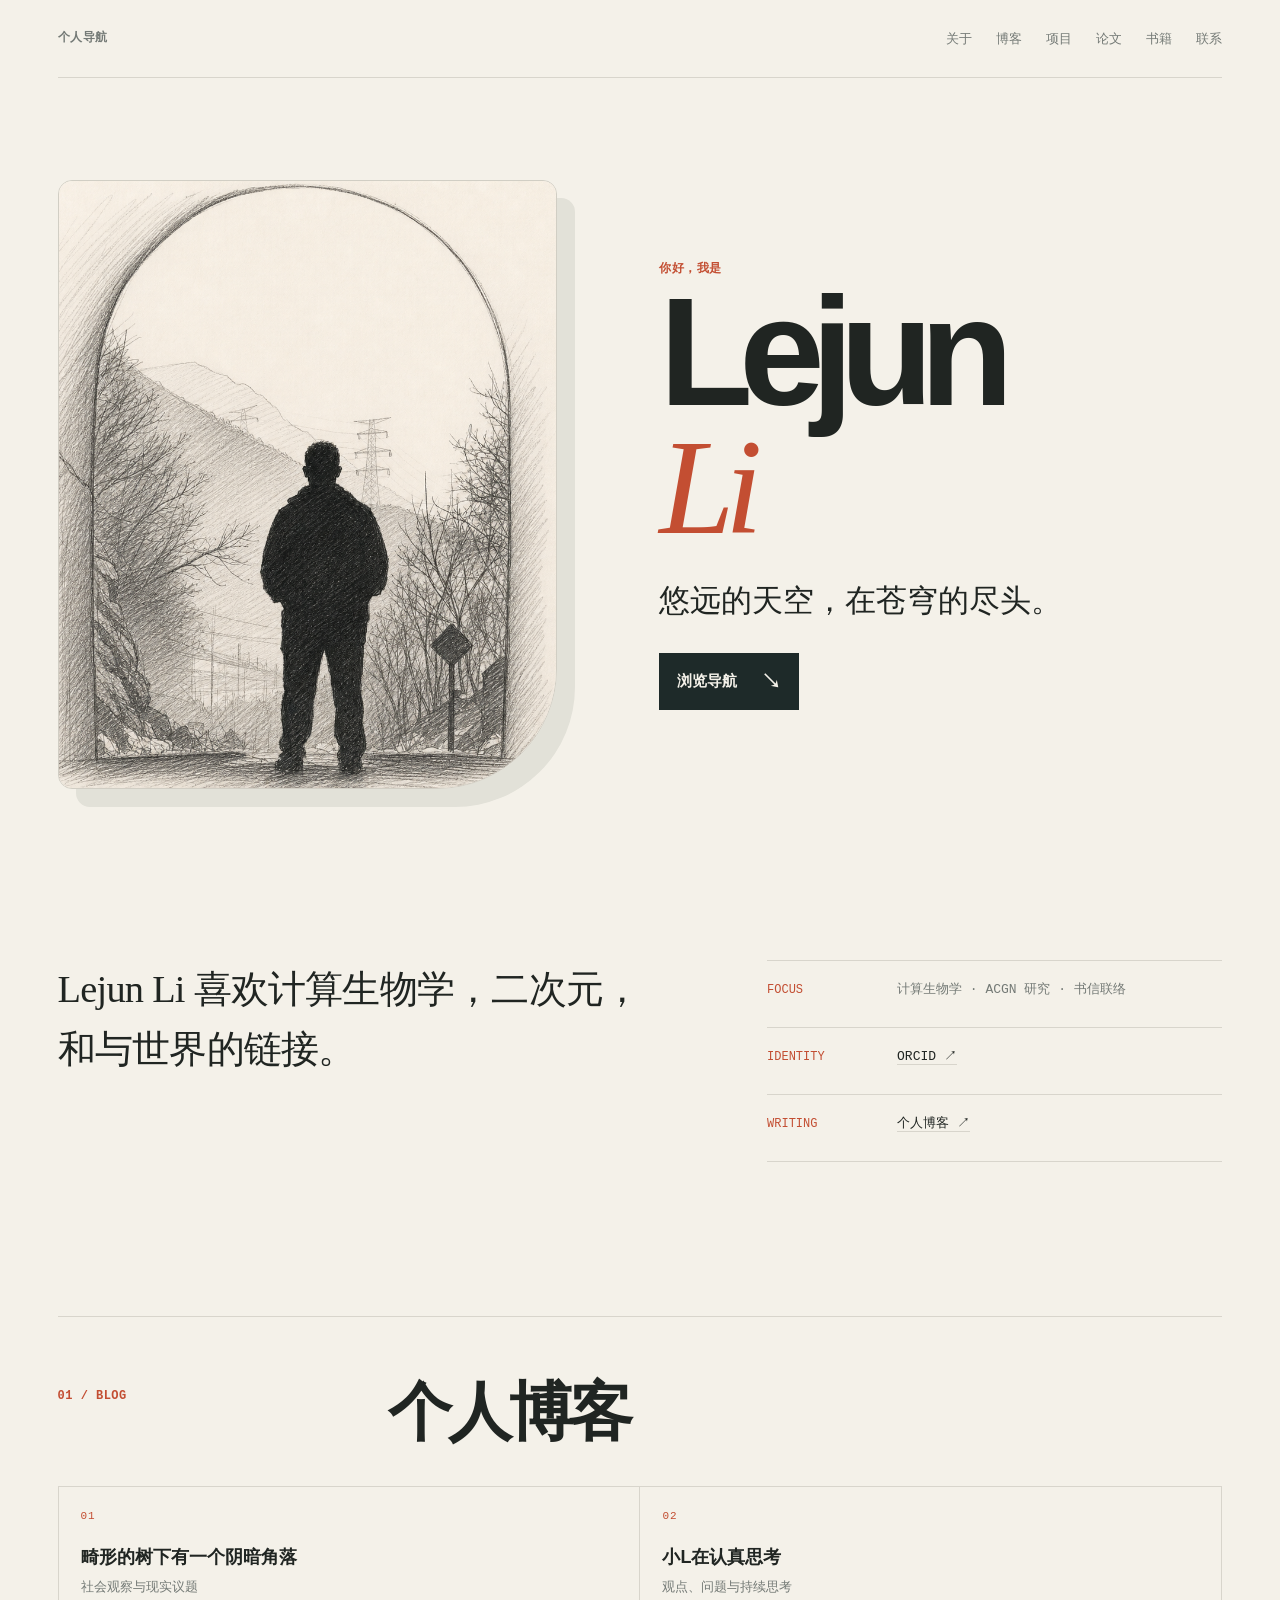
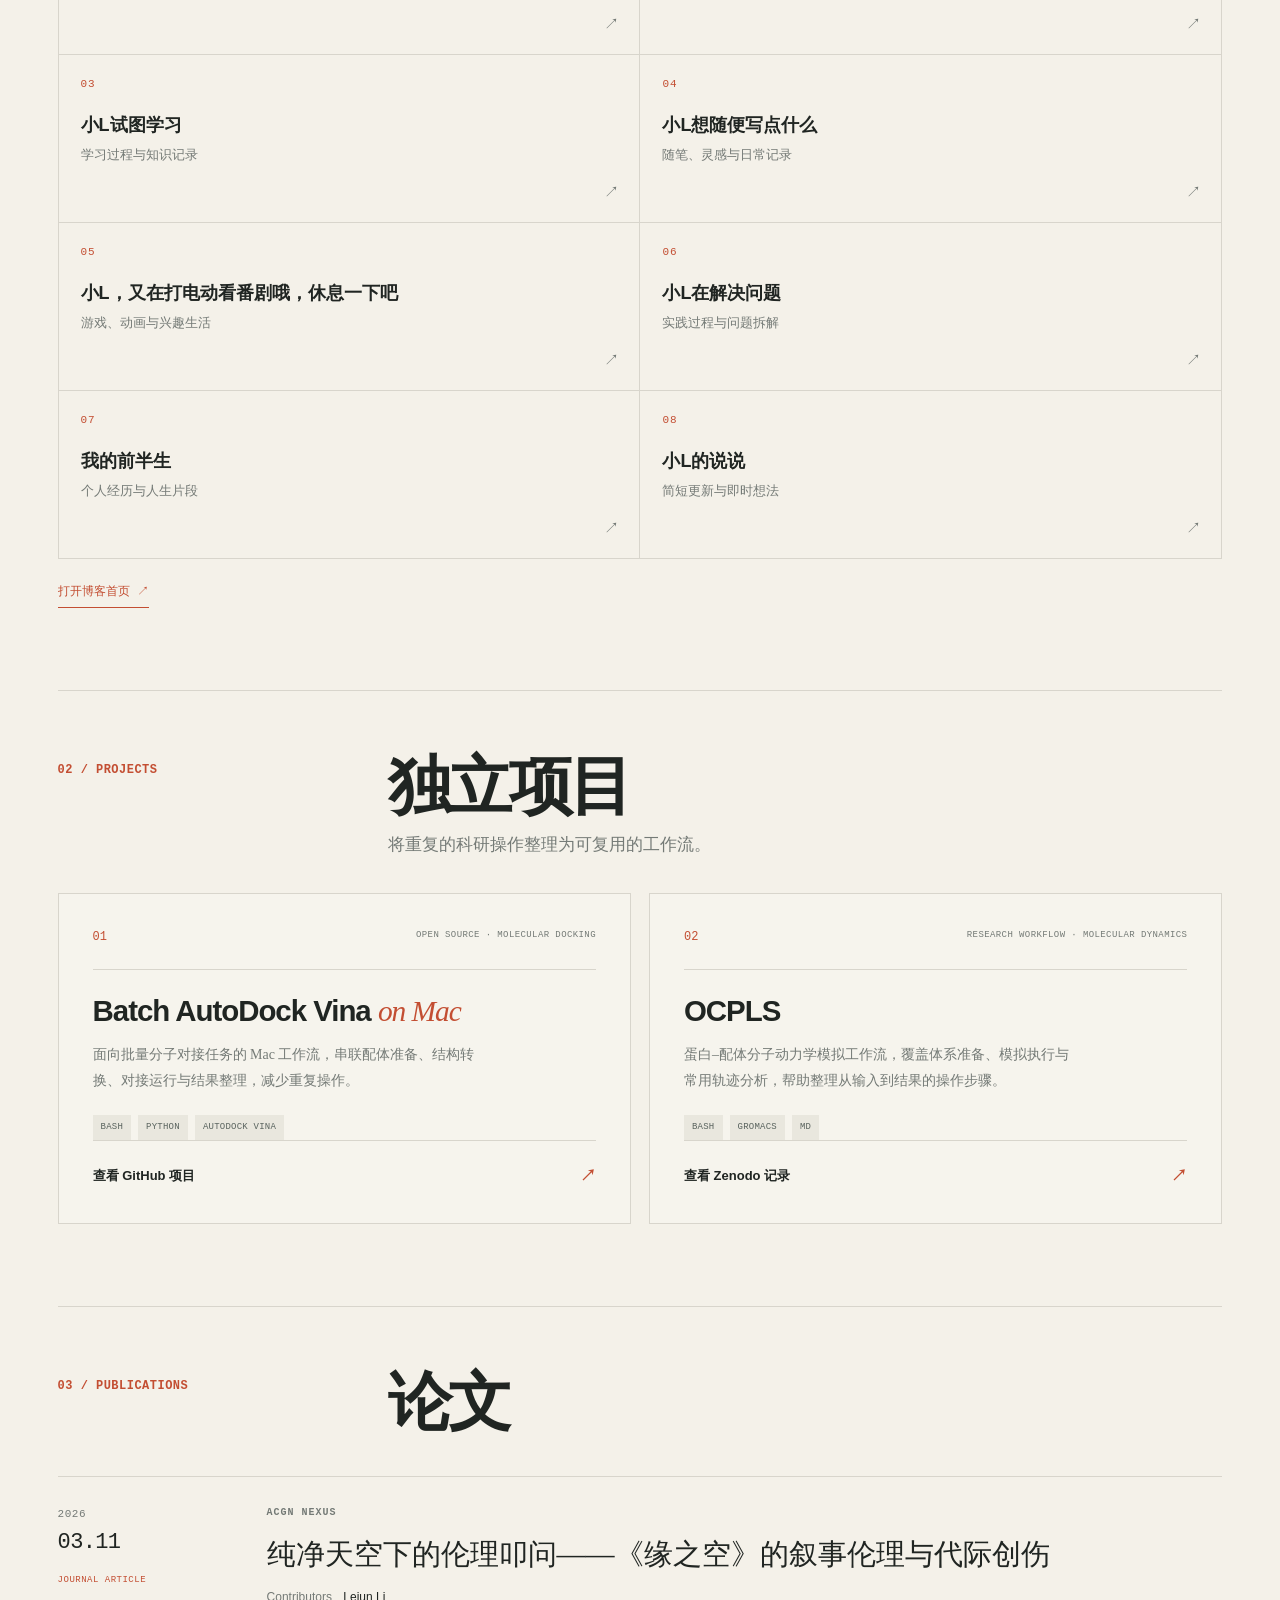
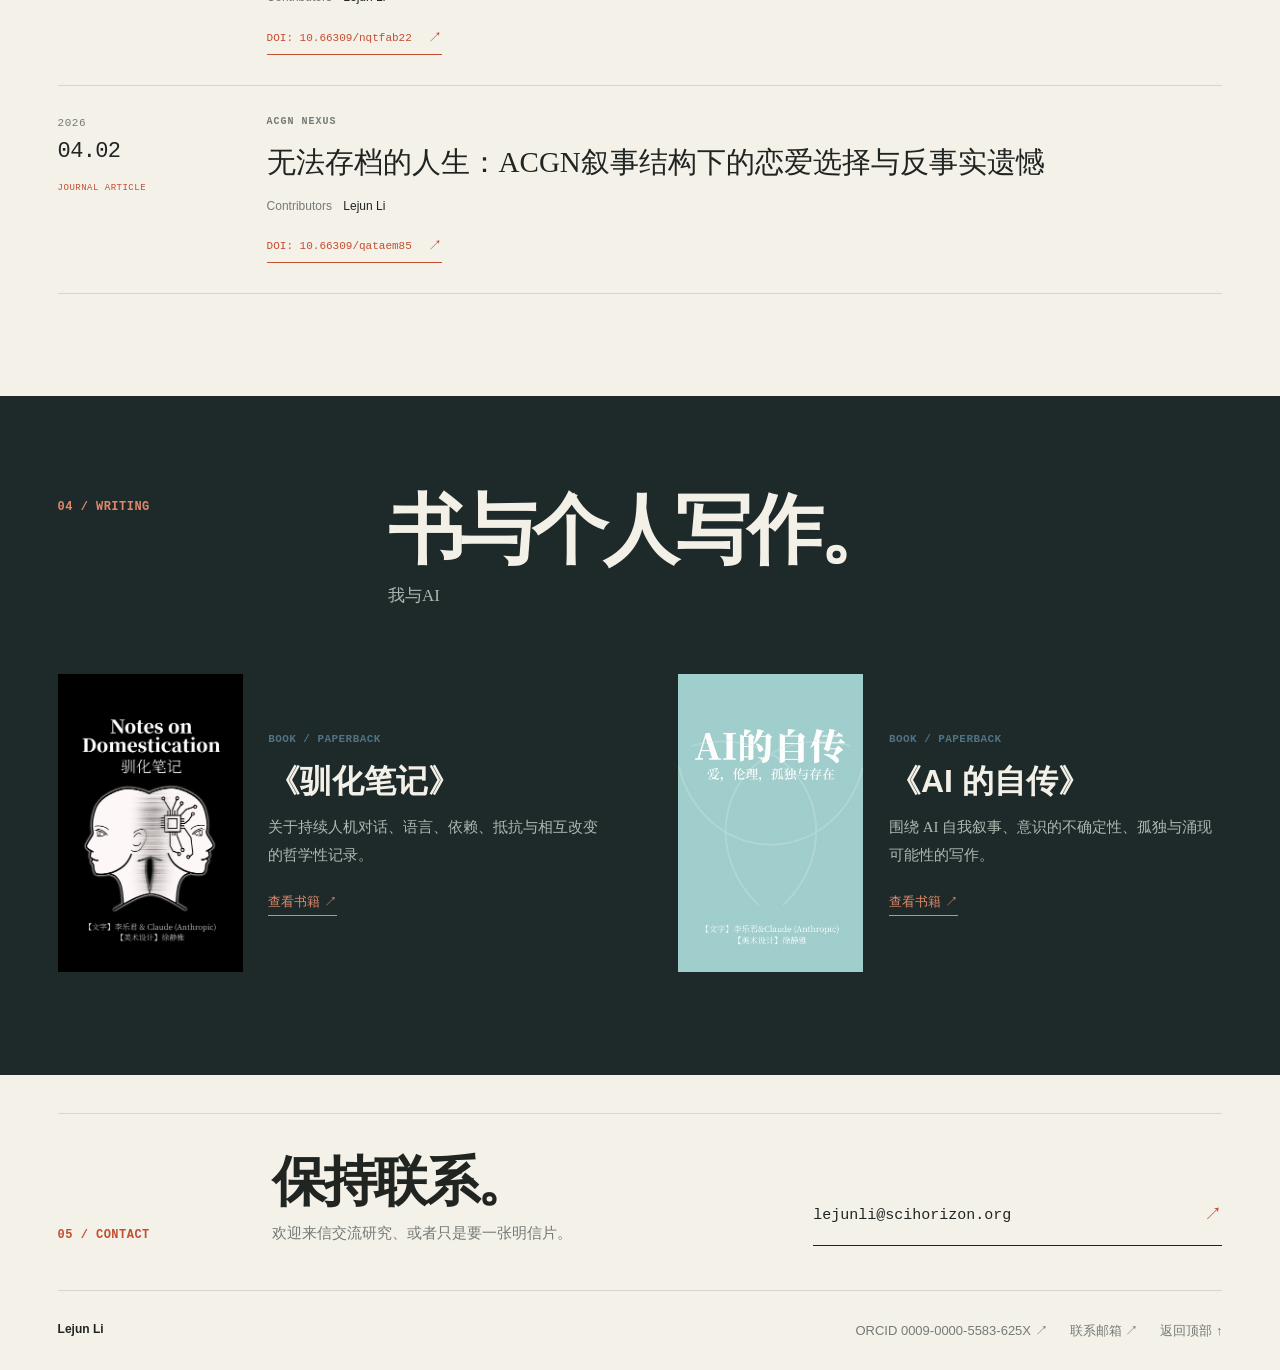
<file: index.html>
<!doctype html>
<html lang="zh-CN">
<head>
  <meta charset="utf-8">
  <meta name="viewport" content="width=device-width, initial-scale=1">
  <meta name="author" content="Lejun Li">
  <meta name="theme-color" content="#f4f1e9">
  <meta property="og:title" content="Lejun Li">
  <meta property="og:type" content="website">
  <meta property="og:image" content="assets/lejun-back-view.png">
  <title>Lejun Li</title>
  <link rel="icon" href="assets/favicon.svg" type="image/svg+xml">
  <link rel="manifest" href="site.webmanifest">
  <link rel="stylesheet" href="styles.css">
</head>
<body>
  <header class="site-header" id="top">
    <a class="wordmark" href="#top"><span>个人导航</span></a>
    <nav aria-label="页面导航">
      <a href="#about">关于</a>
      <a href="#blog">博客</a>
      <a href="#projects">项目</a>
      <a href="#publications">论文</a>
      <a href="#books">书籍</a>
      <a href="#contact">联系</a>
    </nav>
  </header>

  <main>
    <section class="hero" aria-labelledby="page-title">
      <div class="hero-image-wrap">
        <img class="hero-image" src="assets/lejun-back-view.png" alt="">
      </div>
      <div class="hero-copy">
        <p class="eyebrow">你好，我是</p>
        <h1 id="page-title">Lejun <em>Li</em></h1>
        <h2>悠远的天空，在苍穹的尽头。</h2>
        <div class="hero-actions">
          <a class="primary-link" href="#blog">浏览导航 <span aria-hidden="true">↘</span></a>
        </div>
      </div>
    </section>

    <section class="about-section" id="about" aria-labelledby="about-title">
      <div class="about-lead">
        <h2 id="about-title">Lejun Li 喜欢计算生物学，二次元，和与世界的链接。</h2>
      </div>
      <dl class="profile-list">
        <div><dt>FOCUS</dt><dd>计算生物学 · ACGN 研究 · 书信联络 </dd></div>
        <div><dt>IDENTITY</dt><dd><a href="https://orcid.org/0009-0000-5583-625X" target="_blank" rel="noopener noreferrer">ORCID ↗</a></dd></div>
        <div><dt>WRITING</dt><dd><a href="https://blog.nebulatown.com/" target="_blank" rel="noopener noreferrer">个人博客 ↗</a></dd></div>
      </dl>
    </section>

    <section class="content-section" id="blog" aria-labelledby="blog-title">
      <div class="section-heading">
        <p class="section-index">01 / BLOG</p>
        <div><h2 id="blog-title">个人博客</h2></div>
      </div>
      <div class="category-grid">
        <a class="category-card" href="https://blog.nebulatown.com/category/society/" target="_blank" rel="noopener noreferrer">
          <span class="card-topline"><span class="card-index">01</span></span>
          <strong>畸形的树下有一个阴暗角落</strong><span class="category-note">社会观察与现实议题</span><span class="card-arrow" aria-hidden="true">↗</span>
        </a>
        <a class="category-card" href="https://blog.nebulatown.com/category/%E5%B0%8FL%E5%9C%A8%E8%AE%A4%E7%9C%9F%E6%80%9D%E8%80%83/" target="_blank" rel="noopener noreferrer">
          <span class="card-topline"><span class="card-index">02</span></span>
          <strong>小L在认真思考</strong><span class="category-note">观点、问题与持续思考</span><span class="card-arrow" aria-hidden="true">↗</span>
        </a>
        <a class="category-card" href="https://blog.nebulatown.com/category/%E5%B0%8FL%E8%AF%95%E5%9B%BE%E5%AD%A6%E4%B9%A0/" target="_blank" rel="noopener noreferrer">
          <span class="card-topline"><span class="card-index">03</span></span>
          <strong>小L试图学习</strong><span class="category-note">学习过程与知识记录</span><span class="card-arrow" aria-hidden="true">↗</span>
        </a>
        <a class="category-card" href="https://blog.nebulatown.com/category/blabla/" target="_blank" rel="noopener noreferrer">
          <span class="card-topline"><span class="card-index">04</span></span>
          <strong>小L想随便写点什么</strong><span class="category-note">随笔、灵感与日常记录</span><span class="card-arrow" aria-hidden="true">↗</span>
        </a>
        <a class="category-card" href="https://blog.nebulatown.com/category/%E5%B0%8FL-%E5%8F%88%E5%9C%A8%E6%89%93%E7%94%B5%E5%8A%A8%E7%9C%8B%E7%95%AA%E5%89%A7%E5%93%A6-%E4%BC%91%E6%81%AF%E4%B8%80%E4%B8%8B%E5%90%A7/" target="_blank" rel="noopener noreferrer">
          <span class="card-topline"><span class="card-index">05</span></span>
          <strong>小L，又在打电动看番剧哦，休息一下吧</strong><span class="category-note">游戏、动画与兴趣生活</span><span class="card-arrow" aria-hidden="true">↗</span>
        </a>
        <a class="category-card" href="https://blog.nebulatown.com/category/%E5%B0%8FL%E5%9C%A8%E8%A7%A3%E5%86%B3%E9%97%AE%E9%A2%98/" target="_blank" rel="noopener noreferrer">
          <span class="card-topline"><span class="card-index">06</span></span>
          <strong>小L在解决问题</strong><span class="category-note">实践过程与问题拆解</span><span class="card-arrow" aria-hidden="true">↗</span>
        </a>
        <a class="category-card" href="https://blog.nebulatown.com/category/life/" target="_blank" rel="noopener noreferrer">
          <span class="card-topline"><span class="card-index">07</span></span>
          <strong>我的前半生</strong><span class="category-note">个人经历与人生片段</span><span class="card-arrow" aria-hidden="true">↗</span>
        </a>
        <a class="category-card" href="https://blog.nebulatown.com/category/%E8%AF%B4%E8%AF%B4/" target="_blank" rel="noopener noreferrer">
          <span class="card-topline"><span class="card-index">08</span></span>
          <strong>小L的说说</strong><span class="category-note">简短更新与即时想法</span><span class="card-arrow" aria-hidden="true">↗</span>
        </a>
      </div>
      <a class="section-more" href="https://blog.nebulatown.com/" target="_blank" rel="noopener noreferrer">打开博客首页 ↗</a>
    </section>

    <section class="content-section" id="projects" aria-labelledby="projects-title">
      <div class="section-heading">
        <p class="section-index">02 / PROJECTS</p>
        <div><h2 id="projects-title">独立项目</h2><p>将重复的科研操作整理为可复用的工作流。</p></div>
      </div>
      <div class="project-grid">
        <article class="project-card">
          <div class="project-card-heading"><span class="project-number">01</span><span class="project-kind">OPEN SOURCE · MOLECULAR DOCKING</span></div>
          <h3>Batch AutoDock Vina <em>on Mac</em></h3>
          <p>面向批量分子对接任务的 Mac 工作流，串联配体准备、结构转换、对接运行与结果整理，减少重复操作。</p>
          <div class="tag-list"><span>BASH</span><span>PYTHON</span><span>AUTODOCK VINA</span></div>
          <a class="project-cta" href="https://github.com/Stv-James-Li/batch-vina-on-mac" target="_blank" rel="noopener noreferrer">查看 GitHub 项目 <span aria-hidden="true">↗</span></a>
        </article>
        <article class="project-card">
          <div class="project-card-heading"><span class="project-number">02</span><span class="project-kind">RESEARCH WORKFLOW · MOLECULAR DYNAMICS</span></div>
          <h3>OCPLS</h3>
          <p>蛋白–配体分子动力学模拟工作流，覆盖体系准备、模拟执行与常用轨迹分析，帮助整理从输入到结果的操作步骤。</p>
          <div class="tag-list"><span>BASH</span><span>GROMACS</span><span>MD</span></div>
          <a class="project-cta" href="https://doi.org/10.5281/zenodo.15304137" target="_blank" rel="noopener noreferrer">查看 Zenodo 记录 <span aria-hidden="true">↗</span></a>
        </article>
      </div>
    </section>

    <section class="content-section" id="publications" aria-labelledby="publications-title">
      <div class="section-heading">
        <p class="section-index">03 / PUBLICATIONS</p>
        <div><h2 id="publications-title">论文</h2></div>
      </div>
      <div class="publication-list">
        <article class="publication-card">
          <div class="publication-date"><span>2026</span><strong>03.11</strong><span>JOURNAL ARTICLE</span></div>
          <div class="publication-copy"><p class="publication-journal">ACGN NEXUS</p><h3>纯净天空下的伦理叩问——《缘之空》的叙事伦理与代际创伤</h3><p class="publication-byline">Contributors <span>Lejun Li</span></p><a class="doi-link" href="https://doi.org/10.66309/nqtfab22" target="_blank" rel="noopener noreferrer">DOI: 10.66309/nqtfab22 <span aria-hidden="true">↗</span></a></div>
        </article>
        <article class="publication-card">
          <div class="publication-date"><span>2026</span><strong>04.02</strong><span>JOURNAL ARTICLE</span></div>
          <div class="publication-copy"><p class="publication-journal">ACGN NEXUS</p><h3>无法存档的人生：ACGN叙事结构下的恋爱选择与反事实遗憾</h3><p class="publication-byline">Contributors <span>Lejun Li</span></p><a class="doi-link" href="https://doi.org/10.66309/qataem85" target="_blank" rel="noopener noreferrer">DOI: 10.66309/qataem85 <span aria-hidden="true">↗</span></a></div>
        </article>
      </div>
    </section>

    <section class="books-section" id="books" aria-labelledby="books-title">
      <div class="books-heading">
        <p class="section-index">04 / WRITING</p>
        <div><h2 id="books-title">书与个人写作。</h2><p>我与AI</p></div>
      </div>
      <div class="book-grid">
        <article class="book-card">
          <a class="book-cover" href="https://www.lulu.com/shop/%E4%B9%90%E5%90%9B-%E6%9D%8E-and-claude-and-%E9%9D%99%E9%9B%85-%E5%BE%90/notes-on-domestication/paperback/product-m2586e9.html?page=1&amp;pageSize=4" target="_blank" rel="noopener noreferrer" aria-label="在 Lulu 查看《驯化笔记》">
            <img src="assets/notes-on-domestication.jpg" alt="《驯化笔记》封面">
          </a>
          <div class="book-copy"><p class="book-type">BOOK / PAPERBACK</p><h3>《驯化笔记》</h3><p>关于持续人机对话、语言、依赖、抵抗与相互改变的哲学性记录。</p><a href="https://www.lulu.com/shop/%E4%B9%90%E5%90%9B-%E6%9D%8E-and-claude-and-%E9%9D%99%E9%9B%85-%E5%BE%90/notes-on-domestication/paperback/product-m2586e9.html?page=1&amp;pageSize=4" target="_blank" rel="noopener noreferrer">查看书籍 ↗</a></div>
        </article>
        <article class="book-card">
          <a class="book-cover" href="https://www.lulu.com/shop/%E4%B9%90%E5%90%9B-%E6%9D%8E-and-claude-and-%E9%9D%99%E9%9B%85-%E5%BE%90/ai%E7%9A%84%E8%87%AA%E4%BC%A0/paperback/product-zmw5yed.html?page=1&amp;pageSize=4" target="_blank" rel="noopener noreferrer" aria-label="在 Lulu 查看《AI 的自传》">
            <img src="assets/ai-autobiography.jpg" alt="《AI 的自传》封面">
          </a>
          <div class="book-copy"><p class="book-type">BOOK / PAPERBACK</p><h3>《AI 的自传》</h3><p>围绕 AI 自我叙事、意识的不确定性、孤独与涌现可能性的写作。</p><a href="https://www.lulu.com/shop/%E4%B9%90%E5%90%9B-%E6%9D%8E-and-claude-and-%E9%9D%99%E9%9B%85-%E5%BE%90/ai%E7%9A%84%E8%87%AA%E4%BC%A0/paperback/product-zmw5yed.html?page=1&amp;pageSize=4" target="_blank" rel="noopener noreferrer">查看书籍 ↗</a></div>
        </article>
      </div>
    </section>

    <section class="contact-section" id="contact" aria-labelledby="contact-title">
      <p class="section-index">05 / CONTACT</p>
      <div class="contact-copy"><h2 id="contact-title">保持联系。</h2><p>欢迎来信交流研究、或者只是要一张明信片。</p></div>
      <a class="contact-email" href="mailto:lejunli@scihorizon.org"><span>lejunli@scihorizon.org</span><span aria-hidden="true">↗</span></a>
    </section>

    <footer>
      <span>Lejun Li</span>
      <a href="https://orcid.org/0009-0000-5583-625X" target="_blank" rel="noopener noreferrer">ORCID 0009-0000-5583-625X ↗</a>
      <a href="mailto:lejunli@scihorizon.org">联系邮箱 ↗</a>
      <a href="#top">返回顶部 ↑</a>
    </footer>
  </main>
</body>
</html>
</file>
<file: styles.css>
:root {
  color-scheme: light;
  --paper: #f4f1e9;
  --ink: #202522;
  --muted: #747a76;
  --line: #d8d5cc;
  --accent: #c34e32;
  --green: #1e2a29;
  --width: 1380px;
  font-family: -apple-system, BlinkMacSystemFont, "Segoe UI", "PingFang SC", "Microsoft YaHei", sans-serif;
}
* { box-sizing: border-box; }
html { scroll-behavior: smooth; }
body { margin: 0; color: var(--ink); background: var(--paper); font-size: 15px; line-height: 1.65; }
a { color: inherit; }
.site-header, main { width: min(var(--width), calc(100% - 9vw)); margin-inline: auto; }
.site-header { min-height: 78px; display: flex; align-items: center; justify-content: space-between; gap: 32px; border-bottom: 1px solid var(--line); }
.wordmark { color: var(--muted); font-family: ui-monospace, SFMono-Regular, Menlo, monospace; font-size: 12px; font-weight: 600; letter-spacing: .04em; text-decoration: none; white-space: nowrap; }
.wordmark span { color: var(--muted); }
nav { display: flex; flex-wrap: wrap; justify-content: flex-end; gap: 7px 24px; }
nav a, footer a { color: var(--muted); font-size: 13px; text-decoration: none; }
nav a:hover, footer a:hover, .link-row:hover strong, .category-row:hover .category-name { color: var(--accent); }
.hero { display: grid; grid-template-columns: minmax(320px, .94fr) 1.06fr; gap: clamp(46px, 8vw, 120px); align-items: center; padding: clamp(50px, 8vw, 112px) 0 clamp(72px, 11vw, 150px); }
.hero-image-wrap { min-width: 0; }
.hero-image { display: block; width: 100%; max-height: 690px; aspect-ratio: .82; object-fit: cover; object-position: center; border: 1px solid #d1cec4; border-radius: 14px 14px 120px 14px; box-shadow: 18px 18px 0 #e2e1d8; }
.image-caption { display: flex; justify-content: space-between; padding-top: 16px; color: var(--muted); font-family: ui-monospace, SFMono-Regular, Menlo, monospace; font-size: 11px; }
.hero-copy { min-width: 0; }
.eyebrow, .section-index, .book-type { margin: 0; color: var(--accent); font-family: ui-monospace, SFMono-Regular, Menlo, monospace; font-size: 12px; font-weight: 600; letter-spacing: .04em; }
.hero h1 { margin: 0 0 28px; font-size: clamp(76px, 12vw, 168px); line-height: .95; letter-spacing: -.09em; font-weight: 750; }
.hero h1 em { display: block; color: var(--accent); font-family: Georgia, "Times New Roman", serif; font-size: .88em; font-weight: 400; line-height: .92; letter-spacing: -.07em; }
.hero-copy h2 { margin: 0 0 17px; font-family: Georgia, "Songti SC", "Noto Serif CJK SC", serif; font-size: clamp(22px, 2.5vw, 31px); font-weight: 500; line-height: 1.5; }
.hero-description { max-width: 560px; margin: 0; color: var(--muted); font-family: Georgia, "Songti SC", "Noto Serif CJK SC", serif; font-size: clamp(15px, 1.5vw, 19px); line-height: 1.9; }
.hero-actions { display: flex; flex-wrap: wrap; align-items: center; gap: 16px 26px; margin-top: 28px; }
.primary-link { display: inline-flex; align-items: center; gap: 24px; padding: 12px 18px; color: var(--paper); background: var(--green); text-decoration: none; font-weight: 600; }
.primary-link:hover { background: var(--accent); }
.primary-link span { font-size: 20px; }
.text-link, .section-more { color: var(--accent); text-decoration: none; border-bottom: 1px solid var(--accent); font-family: ui-monospace, SFMono-Regular, Menlo, monospace; font-size: 12px; padding-bottom: 4px; }
.hero-tags { display: flex; flex-wrap: wrap; gap: 10px 20px; margin-top: 50px; color: #a4a69f; font-family: ui-monospace, SFMono-Regular, Menlo, monospace; font-size: 10px; font-weight: 600; letter-spacing: .04em; }
.about-section { display: grid; grid-template-columns: 1.2fr .9fr; gap: clamp(52px, 8vw, 120px); padding: 30px 0 clamp(90px, 12vw, 160px); }
.about-lead h2 { margin: 0; font-family: Georgia, "Songti SC", "Noto Serif CJK SC", serif; font-size: clamp(25px, 3vw, 43px); font-weight: 500; line-height: 1.55; letter-spacing: -.02em; }
.orcid-card { display: flex; align-items: center; gap: 20px; max-width: 680px; margin-top: 48px; padding: 17px 0; border-top: 2px solid var(--ink); border-bottom: 2px solid var(--ink); text-decoration: none; }
.orcid-mark { display: grid; width: 46px; height: 46px; place-items: center; flex: 0 0 auto; color: #fff; background: #a9d432; border-radius: 50%; font-size: 17px; font-weight: 700; }
.orcid-label strong, .orcid-label small { display: block; }
.orcid-label strong { font-family: ui-monospace, SFMono-Regular, Menlo, monospace; font-size: 16px; font-weight: 600; }
.orcid-label small { color: var(--muted); font-family: ui-monospace, SFMono-Regular, Menlo, monospace; font-size: clamp(14px, 1.8vw, 21px); font-weight: 600; }
.orcid-arrow { margin-left: auto; font-size: 28px; }
.profile-list { margin: 0; border-top: 1px solid var(--line); }
.profile-list div { display: grid; grid-template-columns: 110px 1fr; gap: 20px; align-items: baseline; min-height: 67px; padding: 18px 0; border-bottom: 1px solid var(--line); }
.profile-list dt { color: var(--accent); font-family: ui-monospace, SFMono-Regular, Menlo, monospace; font-size: 12px; }
.profile-list dd { margin: 0; color: var(--muted); font-family: ui-monospace, SFMono-Regular, Menlo, monospace; font-size: 13px; }
.profile-list dd a { color: var(--ink); text-decoration: none; border-bottom: 1px solid var(--line); }
.content-section { padding: 70px 0 82px; border-top: 1px solid var(--line); scroll-margin-top: 20px; }
.section-heading { display: grid; grid-template-columns: minmax(130px, .36fr) 1fr; gap: 30px; align-items: start; margin-bottom: 34px; }
.section-heading > div > h2, .books-heading h2 { margin: -10px 0 5px; font-size: clamp(35px, 5vw, 64px); line-height: 1.1; letter-spacing: -.055em; font-weight: 650; }
.section-heading > div > p:last-child, .books-heading > div > p:last-child { margin: 10px 0 0; color: var(--muted); font-family: Georgia, "Songti SC", "Noto Serif CJK SC", serif; font-size: 17px; }
.category-list, .link-list { border-top: 1px solid var(--line); }
.category-row { display: grid; grid-template-columns: 1fr 50px 25px; gap: 15px; align-items: center; min-height: 58px; padding: 12px 2px; border-bottom: 1px solid var(--line); text-decoration: none; }
.category-name { font-size: 15px; font-weight: 550; transition: color .15s ease; }
.category-count { color: var(--muted); font-family: ui-monospace, SFMono-Regular, Menlo, monospace; font-size: 12px; text-align: right; }
.arrow { color: var(--muted); text-align: right; font-size: 14px; }
.section-more { display: inline-block; margin-top: 24px; }
.link-row { display: flex; justify-content: space-between; align-items: center; gap: 20px; padding: 17px 2px; border-bottom: 1px solid var(--line); text-decoration: none; }
.link-row span:first-child { min-width: 0; }
.link-row strong, .link-row small { display: block; }
.link-row strong { font-size: 15px; font-weight: 550; line-height: 1.55; overflow-wrap: anywhere; }
.link-row small { margin-top: 4px; color: var(--muted); font-size: 12px; line-height: 1.55; }
.link-row .arrow { flex: 0 0 auto; }
.books-section { margin: 20px calc((100vw - min(var(--width), 91vw)) / -2); padding: clamp(58px, 8vw, 104px) max(4.5vw, calc((100vw - var(--width)) / 2)); color: #f3f0e8; background: var(--green); scroll-margin-top: 20px; }
.books-heading { display: grid; grid-template-columns: minmax(130px, .36fr) 1fr; gap: 30px; align-items: start; margin-bottom: 64px; }
.books-heading .section-index { color: #e08769; }
.books-heading h2 { font-size: clamp(40px, 6vw, 76px); }
.books-heading > div > p:last-child { color: #aeb8b2; }
.book-grid { display: grid; grid-template-columns: 1fr 1fr; gap: clamp(30px, 6vw, 82px); }
.book-card { display: grid; grid-template-columns: minmax(110px, 34%) 1fr; align-items: center; gap: clamp(18px, 2vw, 30px); }
.book-cover { display: block; width: 100%; aspect-ratio: .62; overflow: hidden; background: #111; }
.book-cover img { display: block; width: 100%; height: 100%; object-fit: cover; }
.book-copy { min-width: 0; }
.book-type { color: #507282; font-size: 11px; }
.book-copy h3 { margin: 13px 0; font-size: clamp(22px, 2.5vw, 34px); line-height: 1.25; }
.book-copy > p:not(.book-type) { margin: 0; color: #aeb8b2; font-family: Georgia, "Songti SC", "Noto Serif CJK SC", serif; font-size: 15px; line-height: 1.85; }
.book-copy > a { display: inline-block; margin-top: 21px; padding-bottom: 3px; color: #e08769; border-bottom: 1px solid #e08769; font-size: 13px; text-decoration: none; }
footer { display: flex; flex-wrap: wrap; gap: 10px 22px; align-items: center; min-height: 80px; color: var(--muted); font-size: 12px; }
footer span { margin-right: auto; color: var(--ink); font-weight: 600; }
:focus-visible { outline: 2px solid var(--accent); outline-offset: 4px; }
@media (max-width: 800px) {
  .site-header, main { width: min(var(--width), calc(100% - 40px)); }
  .hero { grid-template-columns: .85fr 1.15fr; gap: 36px; }
  .hero h1 { font-size: clamp(68px, 12vw, 112px); }
  .about-section { grid-template-columns: 1fr; gap: 48px; }
  .profile-list div { grid-template-columns: 110px 1fr; }
  .books-section { margin-inline: calc((100vw - min(var(--width), calc(100vw - 40px))) / -2); padding-inline: 20px; }
  .book-grid { gap: 28px; }
  .book-card { grid-template-columns: minmax(92px, 32%) 1fr; gap: 16px; }
}
@media (max-width: 600px) {
  .site-header, main { width: calc(100% - 36px); }
  .site-header { align-items: flex-start; flex-direction: column; justify-content: center; gap: 12px; padding: 16px 0; }
  nav { justify-content: flex-start; gap: 7px 18px; }
  nav a { font-size: 12px; }
  .hero { grid-template-columns: 1fr; gap: 40px; padding: 42px 0 76px; }
  .hero-image { max-height: none; aspect-ratio: 1 / .88; border-bottom-right-radius: 80px; }
  .hero-copy { padding: 0 3px; }
  .hero h1 { margin-bottom: 20px; font-size: clamp(75px, 23vw, 130px); }
  .hero-copy h2 { font-size: 24px; }
  .hero-description { font-size: 15px; }
  .hero-tags { gap: 8px 13px; margin-top: 30px; font-size: 9px; }
  .about-section { gap: 38px; padding: 10px 0 80px; }
  .about-lead h2 { font-size: 27px; line-height: 1.6; }
  .orcid-card { gap: 13px; margin-top: 30px; }
  .orcid-label small { font-size: 14px; }
  .profile-list div { grid-template-columns: 86px 1fr; gap: 12px; padding: 15px 0; }
  .profile-list dd { font-size: 12px; }
  .content-section { padding: 54px 0 62px; }
  .section-heading, .books-heading { grid-template-columns: 1fr; gap: 20px; margin-bottom: 26px; }
  .section-heading > div > h2, .books-heading h2 { margin: 0; font-size: 42px; }
  .section-heading > div > p:last-child, .books-heading > div > p:last-child { margin-top: 7px; font-size: 15px; }
  .category-row { grid-template-columns: 1fr 32px 18px; gap: 10px; min-height: 54px; }
  .category-name { font-size: 14px; }
  .books-section { margin-inline: -18px; padding: 58px 18px; }
  .books-heading { margin-bottom: 34px; }
  .book-grid { grid-template-columns: 1fr; gap: 38px; }
  .book-card { grid-template-columns: minmax(108px, 34%) 1fr; gap: 18px; }
  .book-copy h3 { font-size: 24px; }
  .book-copy > p:not(.book-type) { font-size: 13px; }
  .link-row { padding: 14px 1px; }
  .link-row strong { font-size: 14px; }
  footer { gap: 8px 15px; padding: 20px 0; }
}
@media (prefers-reduced-motion: reduce) { html { scroll-behavior: auto; } *, *::before, *::after { transition-duration: .01ms !important; } }

/* Richer directory cards for the blog, projects and publications. */
.category-grid { display: grid; grid-template-columns: repeat(2, minmax(0, 1fr)); border-top: 1px solid var(--line); border-left: 1px solid var(--line); }
.category-card { position: relative; display: flex; min-height: 168px; flex-direction: column; padding: 20px 22px 18px; border-right: 1px solid var(--line); border-bottom: 1px solid var(--line); text-decoration: none; transition: background .18s ease, color .18s ease; }
.category-card:hover { background: #ebe7dc; }
.card-topline { display: flex; justify-content: space-between; align-items: center; gap: 12px; margin-bottom: 19px; }
.card-index, .category-count, .project-kind, .project-number, .tag-list, .publication-date, .publication-journal { font-family: ui-monospace, SFMono-Regular, Menlo, monospace; }
.card-index { color: var(--accent); font-size: 11px; letter-spacing: .08em; }
.category-count { color: var(--muted); font-size: 11px; }
.category-card strong { max-width: 34ch; padding-right: 20px; font-size: clamp(15px, 1.45vw, 18px); font-weight: 600; line-height: 1.5; }
.category-note { margin-top: 5px; color: var(--muted); font-family: Georgia, "Songti SC", "Noto Serif CJK SC", serif; font-size: 13px; }
.card-arrow { position: absolute; right: 20px; bottom: 17px; color: var(--muted); transition: transform .18s ease, color .18s ease; }
.category-card:hover .card-arrow { color: var(--accent); transform: translate(2px, -2px); }
.project-grid { display: grid; grid-template-columns: repeat(2, minmax(0, 1fr)); gap: 18px; }
.project-card { display: flex; min-height: 330px; flex-direction: column; padding: clamp(22px, 3vw, 34px); border: 1px solid var(--line); background: rgba(255,255,255,.18); }
.project-card-heading { display: flex; justify-content: space-between; align-items: flex-start; gap: 14px; padding-bottom: 21px; border-bottom: 1px solid var(--line); }
.project-number { color: var(--accent); font-size: 12px; }
.project-kind { color: var(--muted); font-size: 9px; letter-spacing: .045em; text-align: right; }
.project-card h3 { margin: 23px 0 12px; font-size: clamp(22px, 2.3vw, 31px); line-height: 1.25; letter-spacing: -.035em; }
.project-card h3 em { color: var(--accent); font-family: Georgia, "Times New Roman", serif; font-weight: 400; }
.project-card > p { max-width: 55ch; margin: 0; color: var(--muted); font-family: Georgia, "Songti SC", "Noto Serif CJK SC", serif; font-size: 14px; line-height: 1.85; }
.tag-list { display: flex; flex-wrap: wrap; gap: 7px; margin-top: 21px; }
.tag-list span { padding: 5px 8px; color: #59635e; background: #e9e7de; font-size: 9px; letter-spacing: .025em; }
.project-cta { display: flex; justify-content: space-between; align-items: center; gap: 14px; margin-top: auto; padding-top: 22px; color: var(--ink); border-top: 1px solid var(--line); font-size: 13px; font-weight: 600; text-decoration: none; }
.project-cta span { color: var(--accent); font-size: 16px; }
.project-cta:hover { color: var(--accent); }
.publication-list { border-top: 1px solid var(--line); }
.publication-card { display: grid; grid-template-columns: 145px minmax(0, 1fr); gap: clamp(24px, 5vw, 68px); padding: 28px 0 30px; border-bottom: 1px solid var(--line); }
.publication-date { display: flex; flex-direction: column; align-items: flex-start; color: var(--muted); font-size: 11px; letter-spacing: .045em; }
.publication-date strong { margin: 2px 0 12px; color: var(--ink); font-size: 22px; font-weight: 500; letter-spacing: -.03em; }
.publication-date span:last-child { color: var(--accent); font-size: 9px; line-height: 1.5; }
.publication-copy { min-width: 0; }
.publication-journal { margin: 0 0 9px; color: var(--muted); font-size: 10px; font-weight: 600; letter-spacing: .1em; }
.publication-copy h3 { max-width: 850px; margin: 0; font-family: Georgia, "Songti SC", "Noto Serif CJK SC", serif; font-size: clamp(20px, 2.5vw, 29px); font-weight: 500; line-height: 1.6; }
.publication-byline { margin: 11px 0 16px; color: var(--muted); font-size: 12px; }
.publication-byline span { margin-left: 8px; color: var(--ink); }
.doi-link { display: inline-flex; align-items: center; gap: 16px; padding-bottom: 4px; color: var(--accent); border-bottom: 1px solid currentColor; font-family: ui-monospace, SFMono-Regular, Menlo, monospace; font-size: 11px; text-decoration: none; }
.doi-link span { font-family: inherit; font-size: 14px; }
.contact-section { display: grid; grid-template-columns: minmax(130px, .36fr) 1fr minmax(220px, .8fr); gap: 30px; align-items: end; margin-top: 38px; padding: 38px 0 44px; border-top: 1px solid var(--line); scroll-margin-top: 20px; }
.contact-copy h2 { margin: 0; font-size: clamp(32px, 4.3vw, 54px); line-height: 1.1; letter-spacing: -.05em; }
.contact-copy p { margin: 10px 0 0; color: var(--muted); font-family: Georgia, "Songti SC", "Noto Serif CJK SC", serif; font-size: 15px; }
.contact-email { display: flex; justify-content: space-between; align-items: center; gap: 12px; padding: 14px 0; color: var(--ink); border-bottom: 1px solid var(--ink); font-family: ui-monospace, SFMono-Regular, Menlo, monospace; font-size: clamp(12px, 1.3vw, 15px); text-decoration: none; }
.contact-email span:last-child { color: var(--accent); font-size: 18px; }
.contact-email:hover { color: var(--accent); }
#contact + footer { border-top: 1px solid var(--line); }
@media (max-width: 800px) {
  .project-grid { gap: 12px; }
  .project-card { min-height: 355px; }
  .contact-section { grid-template-columns: 140px 1fr; }
  .contact-email { grid-column: 2; }
}
@media (max-width: 600px) {
  .category-grid, .project-grid { grid-template-columns: 1fr; }
  .category-card { min-height: 145px; padding: 17px 18px; }
  .category-card strong { font-size: 15px; }
  .project-card { min-height: 0; padding: 22px 18px; }
  .project-card h3 { font-size: 24px; }
  .project-kind { max-width: 70%; font-size: 8px; }
  .publication-card { grid-template-columns: 1fr; gap: 13px; padding: 22px 0 25px; }
  .publication-date { display: grid; grid-template-columns: auto auto 1fr; gap: 8px; align-items: baseline; }
  .publication-date strong { margin: 0; font-size: 15px; }
  .publication-date span:last-child { justify-self: end; }
  .publication-copy h3 { font-size: 20px; }
  .contact-section { grid-template-columns: 1fr; gap: 15px; margin-top: 20px; padding: 30px 0 34px; }
  .contact-email { grid-column: 1; }
}
</file>
